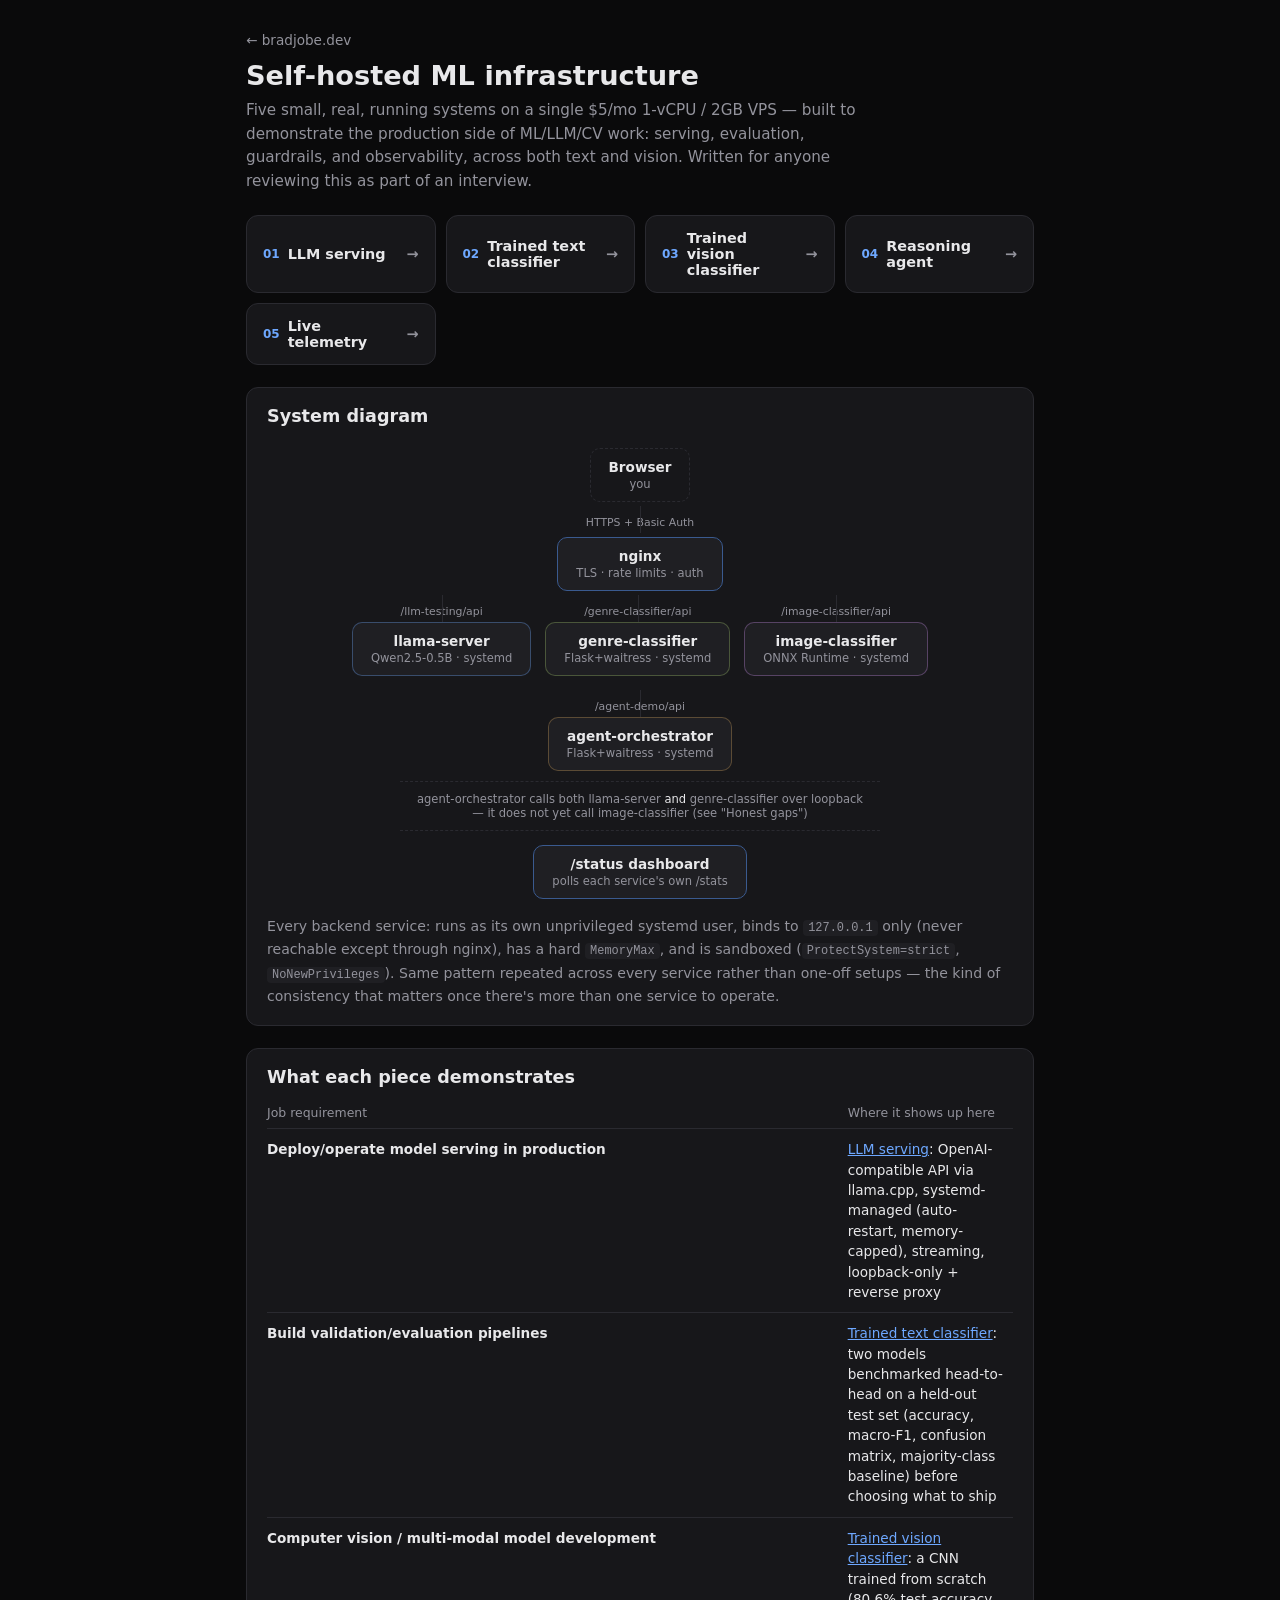
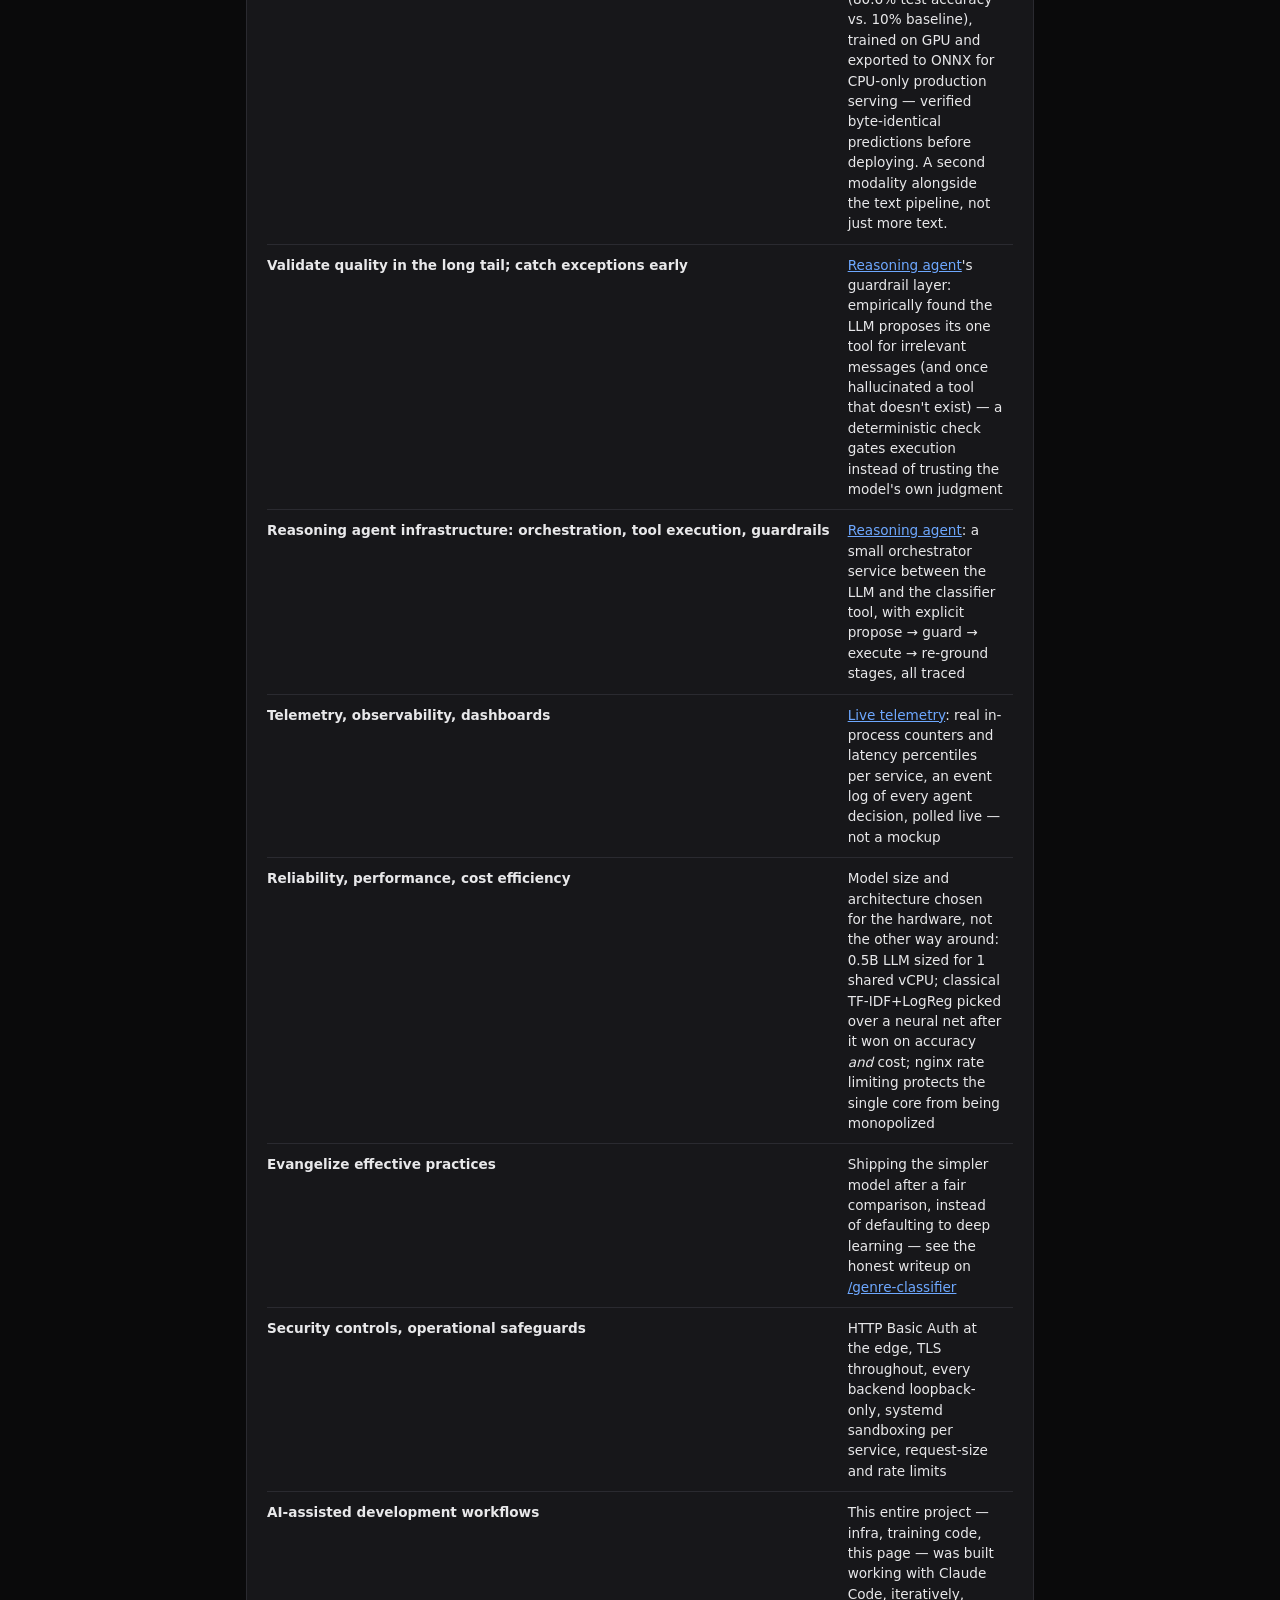
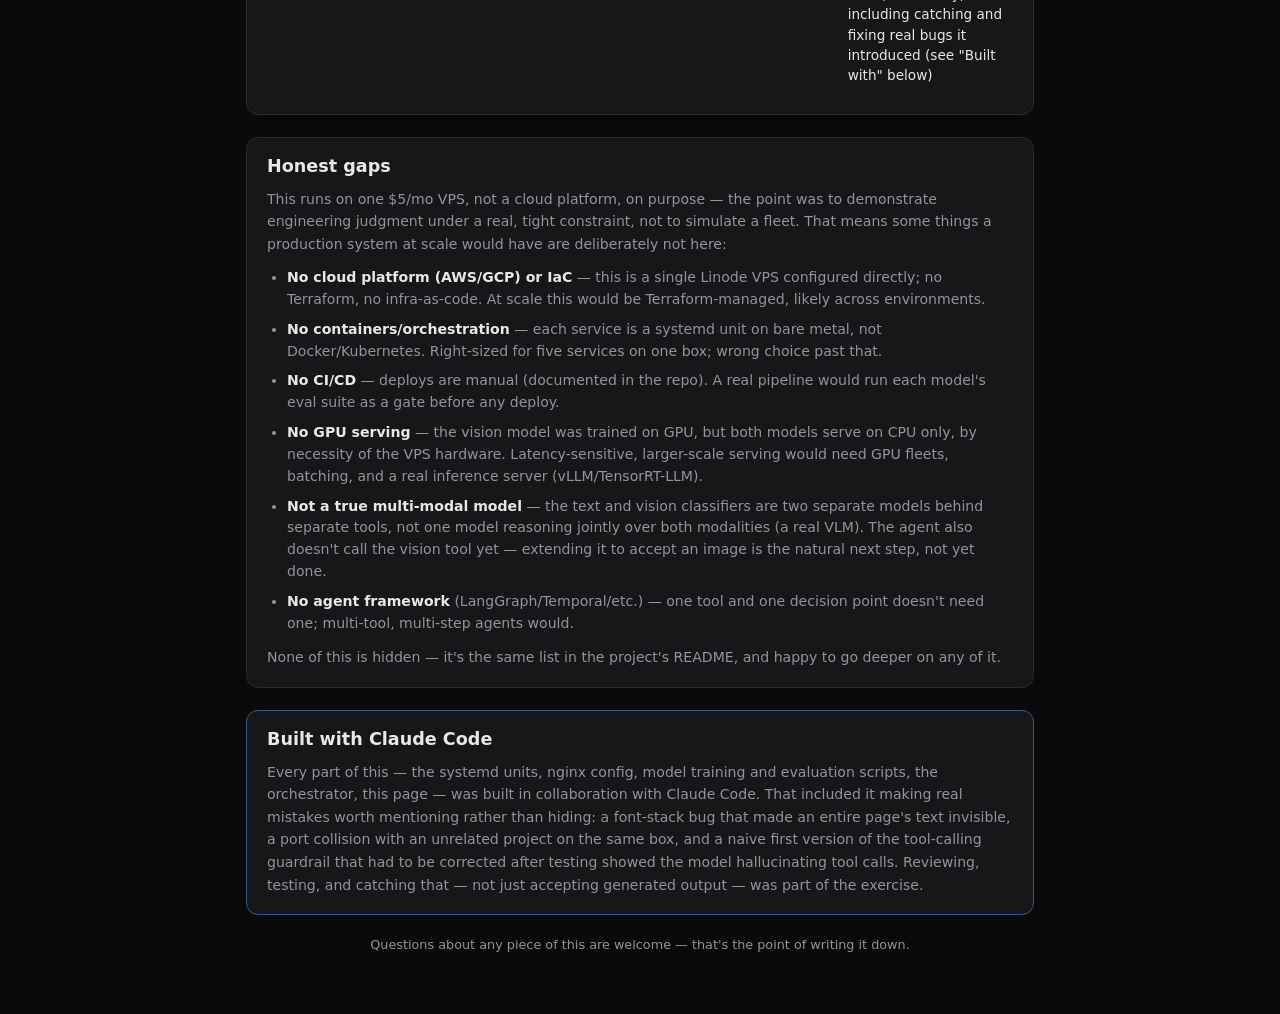
<file: ai-hub/index.html>
<!DOCTYPE html>
<html lang="en">
<head>
<meta charset="utf-8" />
<meta name="viewport" content="width=device-width, initial-scale=1" />
<meta name="theme-color" content="#000000" />
<meta name="description" content="Self-hosted ML infrastructure demos and engineering notes, by Brad Jobe." />
<title>AI Infrastructure Notes — bradjobe.dev</title>
<link rel="shortcut icon" href="/favicon.ico" />
<link rel="stylesheet" href="style.css" />
</head>
<body>
  <div class="page">
    <header class="hero">
      <a class="back" href="/">&larr; bradjobe.dev</a>
      <h1>Self-hosted ML infrastructure</h1>
      <p class="subtitle">
        Five small, real, running systems on a single $5/mo 1-vCPU / 2GB
        VPS — built to demonstrate the production side of ML/LLM/CV work:
        serving, evaluation, guardrails, and observability, across both
        text and vision. Written for anyone reviewing this as part of an
        interview.
      </p>
    </header>

    <nav class="demolinks">
      <a href="/llm-testing/"><span class="n">01</span> LLM serving <span class="arr">&rarr;</span></a>
      <a href="/genre-classifier/"><span class="n">02</span> Trained text classifier <span class="arr">&rarr;</span></a>
      <a href="/image-classifier/"><span class="n">03</span> Trained vision classifier <span class="arr">&rarr;</span></a>
      <a href="/agent-demo/"><span class="n">04</span> Reasoning agent <span class="arr">&rarr;</span></a>
      <a href="/status/"><span class="n">05</span> Live telemetry <span class="arr">&rarr;</span></a>
    </nav>

    <section class="card">
      <h2>System diagram</h2>
      <div class="diagram">
        <div class="col">
          <div class="box user">Browser<br /><span class="sub">you</span></div>
          <div class="arrow-down">HTTPS + Basic Auth</div>
          <div class="box edge">nginx<br /><span class="sub">TLS · rate limits · auth</span></div>
        </div>
        <div class="fanout">
          <div class="branch">
            <div class="arrow-down">/llm-testing/api</div>
            <div class="box svc llm">llama-server<br /><span class="sub">Qwen2.5-0.5B · systemd</span></div>
          </div>
          <div class="branch">
            <div class="arrow-down">/genre-classifier/api</div>
            <div class="box svc genre">genre-classifier<br /><span class="sub">Flask+waitress · systemd</span></div>
          </div>
          <div class="branch">
            <div class="arrow-down">/image-classifier/api</div>
            <div class="box svc image">image-classifier<br /><span class="sub">ONNX Runtime · systemd</span></div>
          </div>
          <div class="branch">
            <div class="arrow-down">/agent-demo/api</div>
            <div class="box svc agent">agent-orchestrator<br /><span class="sub">Flask+waitress · systemd</span></div>
          </div>
        </div>
        <div class="arrow-cross">
          <span>agent-orchestrator calls both llama-server <em>and</em> genre-classifier over loopback — it does not yet call image-classifier (see "Honest gaps")</span>
        </div>
        <div class="col">
          <div class="box telemetry">/status dashboard<br /><span class="sub">polls each service's own /stats</span></div>
        </div>
      </div>
      <p class="explain">
        Every backend service: runs as its own unprivileged systemd user,
        binds to <code>127.0.0.1</code> only (never reachable except through
        nginx), has a hard <code>MemoryMax</code>, and is sandboxed
        (<code>ProtectSystem=strict</code>, <code>NoNewPrivileges</code>).
        Same pattern repeated across every service rather than one-off
        setups — the kind of consistency that matters once there's more
        than one service to operate.
      </p>
    </section>

    <section class="card">
      <h2>What each piece demonstrates</h2>
      <table class="map">
        <thead><tr><th>Job requirement</th><th>Where it shows up here</th></tr></thead>
        <tbody>
          <tr>
            <td>Deploy/operate model serving in production</td>
            <td><a href="/llm-testing/">LLM serving</a>: OpenAI-compatible API via llama.cpp, systemd-managed (auto-restart, memory-capped), streaming, loopback-only + reverse proxy</td>
          </tr>
          <tr>
            <td>Build validation/evaluation pipelines</td>
            <td><a href="/genre-classifier/">Trained text classifier</a>: two models benchmarked head-to-head on a held-out test set (accuracy, macro-F1, confusion matrix, majority-class baseline) before choosing what to ship</td>
          </tr>
          <tr>
            <td>Computer vision / multi-modal model development</td>
            <td><a href="/image-classifier/">Trained vision classifier</a>: a CNN trained from scratch (80.6% test accuracy vs. 10% baseline), trained on GPU and exported to ONNX for CPU-only production serving — verified byte-identical predictions before deploying. A second modality alongside the text pipeline, not just more text.</td>
          </tr>
          <tr>
            <td>Validate quality in the long tail; catch exceptions early</td>
            <td><a href="/agent-demo/">Reasoning agent</a>'s guardrail layer: empirically found the LLM proposes its one tool for irrelevant messages (and once hallucinated a tool that doesn't exist) — a deterministic check gates execution instead of trusting the model's own judgment</td>
          </tr>
          <tr>
            <td>Reasoning agent infrastructure: orchestration, tool execution, guardrails</td>
            <td><a href="/agent-demo/">Reasoning agent</a>: a small orchestrator service between the LLM and the classifier tool, with explicit propose → guard → execute → re-ground stages, all traced</td>
          </tr>
          <tr>
            <td>Telemetry, observability, dashboards</td>
            <td><a href="/status/">Live telemetry</a>: real in-process counters and latency percentiles per service, an event log of every agent decision, polled live — not a mockup</td>
          </tr>
          <tr>
            <td>Reliability, performance, cost efficiency</td>
            <td>Model size and architecture chosen for the hardware, not the other way around: 0.5B LLM sized for 1 shared vCPU; classical TF-IDF+LogReg picked over a neural net after it won on accuracy <em>and</em> cost; nginx rate limiting protects the single core from being monopolized</td>
          </tr>
          <tr>
            <td>Evangelize effective practices</td>
            <td>Shipping the simpler model after a fair comparison, instead of defaulting to deep learning — see the honest writeup on <a href="/genre-classifier/">/genre-classifier</a></td>
          </tr>
          <tr>
            <td>Security controls, operational safeguards</td>
            <td>HTTP Basic Auth at the edge, TLS throughout, every backend loopback-only, systemd sandboxing per service, request-size and rate limits</td>
          </tr>
          <tr>
            <td>AI-assisted development workflows</td>
            <td>This entire project — infra, training code, this page — was built working with Claude Code, iteratively, including catching and fixing real bugs it introduced (see "Built with" below)</td>
          </tr>
        </tbody>
      </table>
    </section>

    <section class="card">
      <h2>Honest gaps</h2>
      <p class="explain">
        This runs on one $5/mo VPS, not a cloud platform, on purpose — the
        point was to demonstrate engineering judgment under a real, tight
        constraint, not to simulate a fleet. That means some things a
        production system at scale would have are deliberately not here:
      </p>
      <ul class="gaps">
        <li><strong>No cloud platform (AWS/GCP) or IaC</strong> — this is a single Linode VPS configured directly; no Terraform, no infra-as-code. At scale this would be Terraform-managed, likely across environments.</li>
        <li><strong>No containers/orchestration</strong> — each service is a systemd unit on bare metal, not Docker/Kubernetes. Right-sized for five services on one box; wrong choice past that.</li>
        <li><strong>No CI/CD</strong> — deploys are manual (documented in the repo). A real pipeline would run each model's eval suite as a gate before any deploy.</li>
        <li><strong>No GPU serving</strong> — the vision model was trained on GPU, but both models serve on CPU only, by necessity of the VPS hardware. Latency-sensitive, larger-scale serving would need GPU fleets, batching, and a real inference server (vLLM/TensorRT-LLM).</li>
        <li><strong>Not a true multi-modal model</strong> — the text and vision classifiers are two separate models behind separate tools, not one model reasoning jointly over both modalities (a real VLM). The agent also doesn't call the vision tool yet — extending it to accept an image is the natural next step, not yet done.</li>
        <li><strong>No agent framework</strong> (LangGraph/Temporal/etc.) — one tool and one decision point doesn't need one; multi-tool, multi-step agents would.</li>
      </ul>
      <p class="explain">
        None of this is hidden — it's the same list in the project's README,
        and happy to go deeper on any of it.
      </p>
    </section>

    <section class="card built-with">
      <h2>Built with Claude Code</h2>
      <p class="explain">
        Every part of this — the systemd units, nginx config, model
        training and evaluation scripts, the orchestrator, this page — was
        built in collaboration with Claude Code. That included it making
        real mistakes worth mentioning rather than hiding: a font-stack bug
        that made an entire page's text invisible, a port collision with an
        unrelated project on the same box, and a naive first version of the
        tool-calling guardrail that had to be corrected after testing
        showed the model hallucinating tool calls. Reviewing, testing, and
        catching that — not just accepting generated output — was part of
        the exercise.
      </p>
    </section>

    <footer class="foot">
      <span>Questions about any piece of this are welcome — that's the point of writing it down.</span>
    </footer>
  </div>
</body>
</html>
</file>
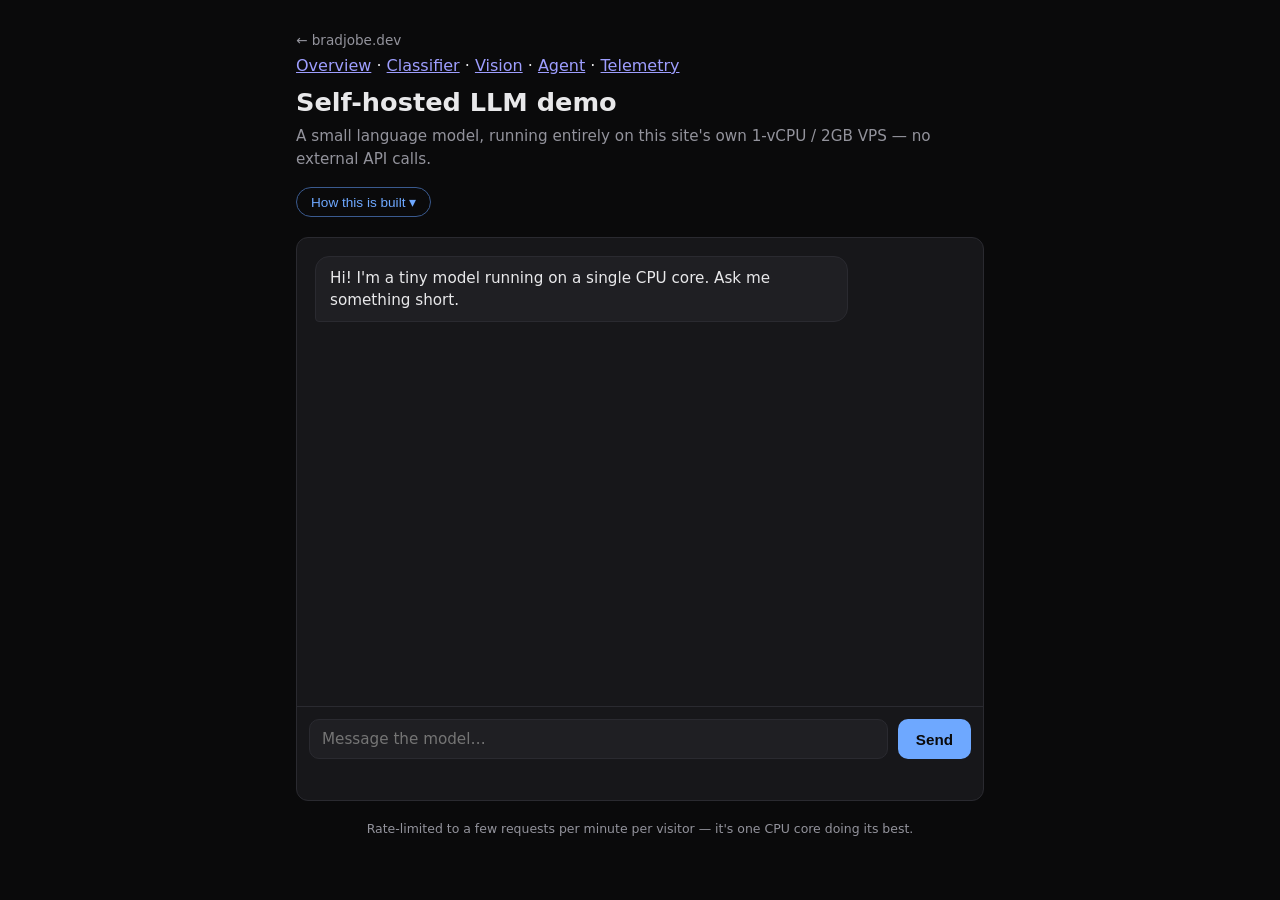
<file: frontend/llm-testing/index.html>
<!DOCTYPE html>
<html lang="en">
<head>
<meta charset="utf-8" />
<meta name="viewport" content="width=device-width, initial-scale=1" />
<meta name="theme-color" content="#000000" />
<meta name="description" content="A small self-hosted LLM demo running on a single-core VPS, by Brad Jobe." />
<title>LLM Testing — bradjobe.dev</title>
<link rel="shortcut icon" href="/favicon.ico" />
<link rel="stylesheet" href="style.css" />
</head>
<body>
  <div class="page">
    <header class="hero">
      <a class="back" href="/">&larr; bradjobe.dev</a>
      <nav class="demonav">
        <a href="/ai/">Overview</a> ·
        <a href="/genre-classifier/">Classifier</a> ·
        <a href="/image-classifier/">Vision</a> ·
        <a href="/agent-demo/">Agent</a> ·
        <a href="/status/">Telemetry</a>
      </nav>
      <h1>Self-hosted LLM demo</h1>
      <p class="subtitle">
        A small language model, running entirely on this site's own
        1-vCPU / 2GB VPS &mdash; no external API calls.
      </p>
      <button class="details-toggle" id="detailsToggle" aria-expanded="false" aria-controls="details">
        How this is built <span class="chev">&#9662;</span>
      </button>
      <div class="details" id="details" hidden>
        <dl>
          <dt>Model</dt>
          <dd>Qwen2.5-0.5B-Instruct, quantized to Q4_K_M GGUF (~470MB)</dd>
          <dt>Serving</dt>
          <dd>llama.cpp's <code>llama-server</code>, OpenAI-compatible API, bound to loopback only</dd>
          <dt>Process management</dt>
          <dd>systemd unit &mdash; auto-restart, memory-capped so it can't affect other sites on this box</dd>
          <dt>Edge</dt>
          <dd>nginx reverse proxy over the site's existing TLS cert, with per-IP rate limiting and request-size caps</dd>
          <dt>Hardware</dt>
          <dd>1 shared vCPU, 2GB RAM &mdash; generation runs on CPU only, so replies are short and can take a few seconds</dd>
        </dl>
      </div>
    </header>

    <main class="chat-card">
      <div class="messages" id="messages" aria-live="polite">
        <div class="msg msg-assistant">
          <div class="bubble">Hi! I'm a tiny model running on a single CPU core. Ask me something short.</div>
        </div>
      </div>

      <form class="composer" id="composer">
        <textarea
          id="input"
          placeholder="Message the model…"
          maxlength="500"
          rows="1"
          autocomplete="off"
        ></textarea>
        <button type="submit" id="sendBtn">Send</button>
      </form>
      <div class="statusline" id="statusline">&nbsp;</div>
    </main>

    <footer class="foot">
      <span>Rate-limited to a few requests per minute per visitor &mdash; it's one CPU core doing its best.</span>
    </footer>
  </div>

  <script src="app.js"></script>
</body>
</html>
</file>
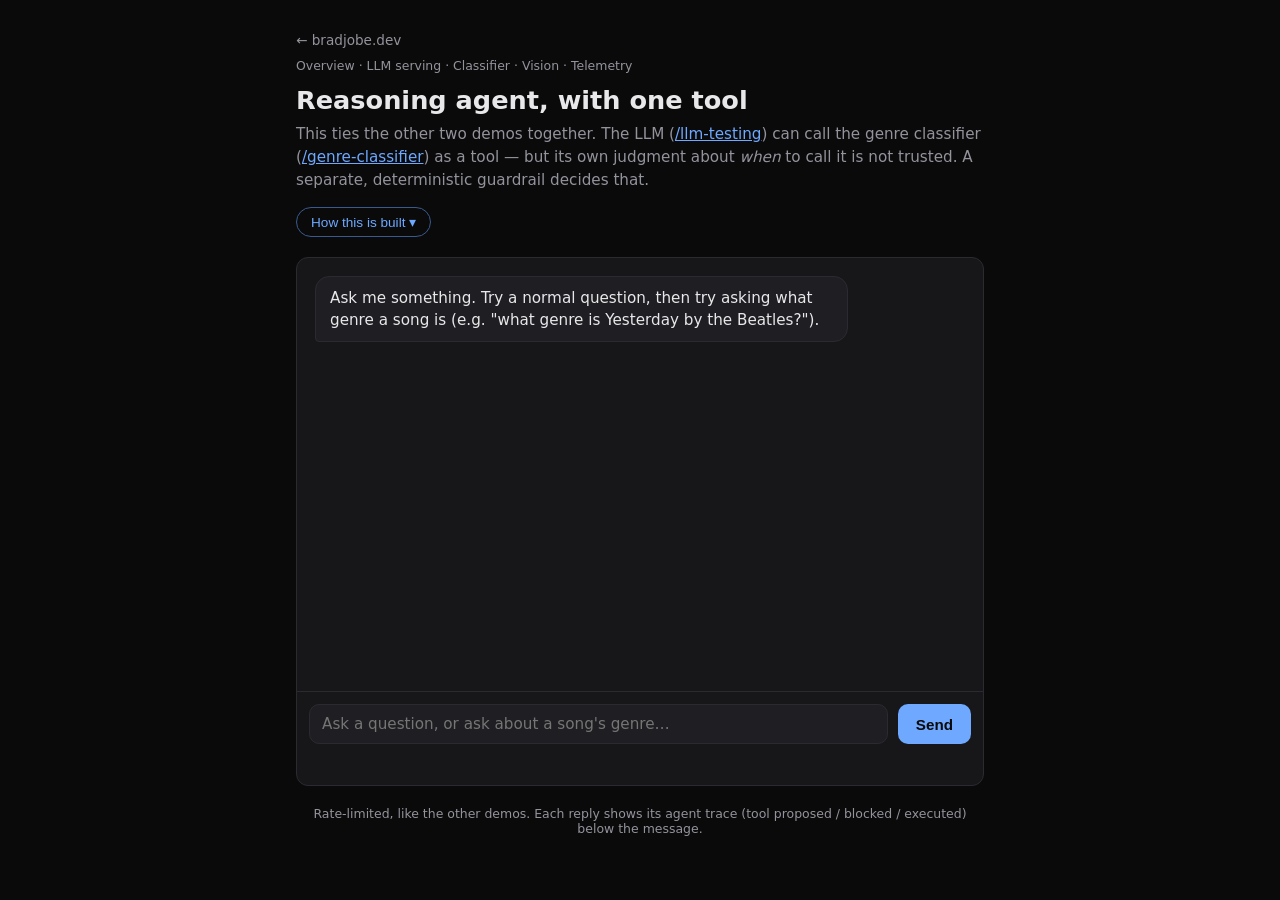
<file: agent-orchestrator/frontend/agent-demo/index.html>
<!DOCTYPE html>
<html lang="en">
<head>
<meta charset="utf-8" />
<meta name="viewport" content="width=device-width, initial-scale=1" />
<meta name="theme-color" content="#000000" />
<meta name="description" content="A small tool-using reasoning agent, self-hosted on bradjobe.dev." />
<title>Agent Demo — bradjobe.dev</title>
<link rel="shortcut icon" href="/favicon.ico" />
<link rel="stylesheet" href="style.css" />
</head>
<body>
  <div class="page">
    <header class="hero">
      <a class="back" href="/">&larr; bradjobe.dev</a>
      <nav class="demonav">
        <a href="/ai/">Overview</a> ·
        <a href="/llm-testing/">LLM serving</a> ·
        <a href="/genre-classifier/">Classifier</a> ·
        <a href="/image-classifier/">Vision</a> ·
        <a href="/status/">Telemetry</a>
      </nav>
      <h1>Reasoning agent, with one tool</h1>
      <p class="subtitle">
        This ties the other two demos together. The LLM
        (<a href="/llm-testing/">/llm-testing</a>) can call the genre
        classifier (<a href="/genre-classifier/">/genre-classifier</a>) as a
        tool &mdash; but its own judgment about <em>when</em> to call it is
        not trusted. A separate, deterministic guardrail decides that.
      </p>
      <button class="details-toggle" id="detailsToggle" aria-expanded="false" aria-controls="details">
        How this is built <span class="chev">&#9662;</span>
      </button>
      <div class="details" id="details" hidden>
        <dl>
          <dt>Orchestration</dt>
          <dd>A small Flask service (<code>agent-orchestrator</code>) sits between the LLM and the tool. It: asks the LLM whether the message needs the tool → checks that decision against a keyword guardrail → executes the tool only if both agree → asks the LLM again to phrase a final answer using the tool's result.</dd>
          <dt>Why a separate guardrail</dt>
          <dd>Tested empirically: this 0.5B model proposed the tool for "hello, how are you?" and "what is the capital of France?", and once invented an entirely different, unrequested tool. A tiny model's own judgment about tool relevance is not reliable enough to trust directly &mdash; see the live trigger-precision number below.</dd>
          <dt>Failure handling</dt>
          <dd>Every non-tool path (off-topic guardrail block, hallucinated/malformed tool call, tool-execution error) falls back to a normal conversational answer &mdash; the raw model output is never shown to the user directly.</dd>
          <dt>Observability</dt>
          <dd>Every request's outcome (proposed / blocked / malformed / executed) is counted and exposed at <a href="/status/">/status</a>, including the live tool-trigger precision.</dd>
        </dl>
      </div>
    </header>

    <main class="chat-card">
      <div class="messages" id="messages" aria-live="polite">
        <div class="msg msg-assistant">
          <div class="bubble">Ask me something. Try a normal question, then try asking what genre a song is (e.g. "what genre is Yesterday by the Beatles?").</div>
        </div>
      </div>

      <form class="composer" id="composer">
        <textarea id="input" placeholder="Ask a question, or ask about a song's genre…" maxlength="300" rows="1" autocomplete="off"></textarea>
        <button type="submit" id="sendBtn">Send</button>
      </form>
      <div class="statusline" id="statusline">&nbsp;</div>
    </main>

    <footer class="foot">
      <span>Rate-limited, like the other demos. Each reply shows its agent trace (tool proposed / blocked / executed) below the message.</span>
    </footer>
  </div>

  <script src="app.js"></script>
</body>
</html>
</file>
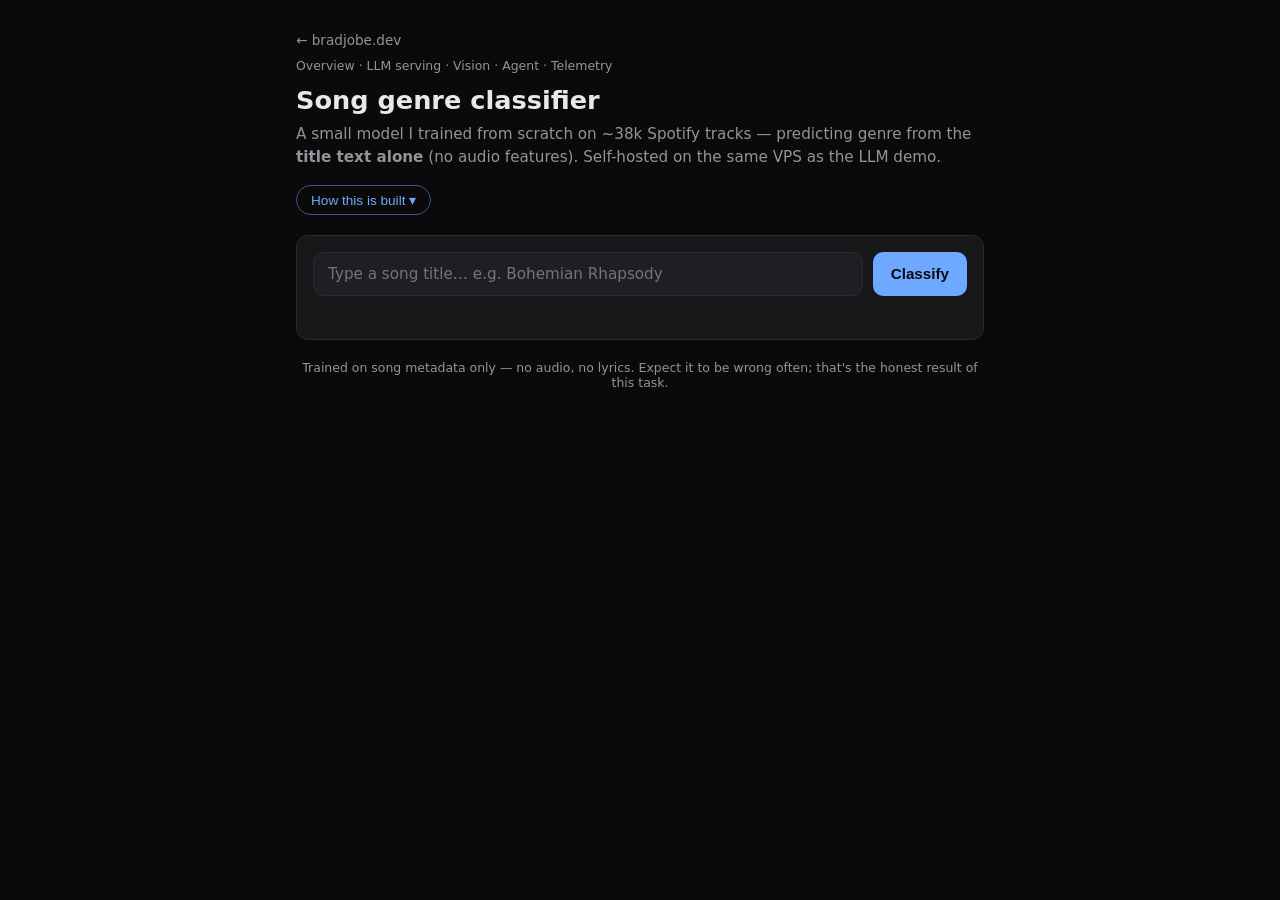
<file: genre-classifier/frontend/genre-classifier/index.html>
<!DOCTYPE html>
<html lang="en">
<head>
<meta charset="utf-8" />
<meta name="viewport" content="width=device-width, initial-scale=1" />
<meta name="theme-color" content="#000000" />
<meta name="description" content="A custom-trained song-genre classifier, self-hosted on bradjobe.dev." />
<title>Genre Classifier — bradjobe.dev</title>
<link rel="shortcut icon" href="/favicon.ico" />
<link rel="stylesheet" href="style.css" />
</head>
<body>
  <div class="page">
    <header class="hero">
      <a class="back" href="/">&larr; bradjobe.dev</a>
      <nav class="demonav">
        <a href="/ai/">Overview</a> ·
        <a href="/llm-testing/">LLM serving</a> ·
        <a href="/image-classifier/">Vision</a> ·
        <a href="/agent-demo/">Agent</a> ·
        <a href="/status/">Telemetry</a>
      </nav>
      <h1>Song genre classifier</h1>
      <p class="subtitle">
        A small model I trained from scratch on ~38k Spotify tracks &mdash;
        predicting genre from the <strong>title text alone</strong> (no
        audio features). Self-hosted on the same VPS as the LLM demo.
      </p>
      <button class="details-toggle" id="detailsToggle" aria-expanded="false" aria-controls="details">
        How this is built <span class="chev">&#9662;</span>
      </button>
      <div class="details" id="details" hidden>
        <dl>
          <dt>Task</dt>
          <dd>11-class genre classification from song title text only &mdash; a deliberately weak-signal problem (titles rarely encode genre)</dd>
          <dt>Data</dt>
          <dd>Spotify Tracks Dataset (114k rows, 114 raw tags), collapsed into 11 broad genres and deduplicated to remove cross-genre label noise &rarr; ~38k clean examples</dd>
          <dt>Models compared</dt>
          <dd>A from-scratch PyTorch embedding+MLP classifier vs. TF-IDF (char n-grams) + Logistic Regression</dd>
          <dt>Result</dt>
          <dd>The classical model won: <strong>41% test accuracy</strong> / 0.38 macro-F1, vs 36% for the neural net &mdash; and vs a 12% majority-class baseline. Shipped the simpler, better, cheaper model.</dd>
          <dt>Serving</dt>
          <dd>Flask + waitress (WSGI), systemd-managed, memory-capped, loopback-only, behind nginx with rate limiting</dd>
        </dl>
      </div>
    </header>

    <main class="card">
      <form class="composer" id="composer">
        <input
          id="input"
          type="text"
          placeholder="Type a song title… e.g. Bohemian Rhapsody"
          maxlength="200"
          autocomplete="off"
        />
        <button type="submit" id="sendBtn">Classify</button>
      </form>
      <div class="statusline" id="statusline">&nbsp;</div>
      <div id="result" class="result" hidden>
        <div class="top-pick">
          <span class="top-genre" id="topGenre"></span>
          <span class="top-conf" id="topConf"></span>
        </div>
        <div class="bars" id="bars"></div>
      </div>
    </main>

    <footer class="foot">
      <span>Trained on song metadata only — no audio, no lyrics. Expect it to be wrong often; that's the honest result of this task.</span>
    </footer>
  </div>

  <script src="app.js"></script>
</body>
</html>
</file>
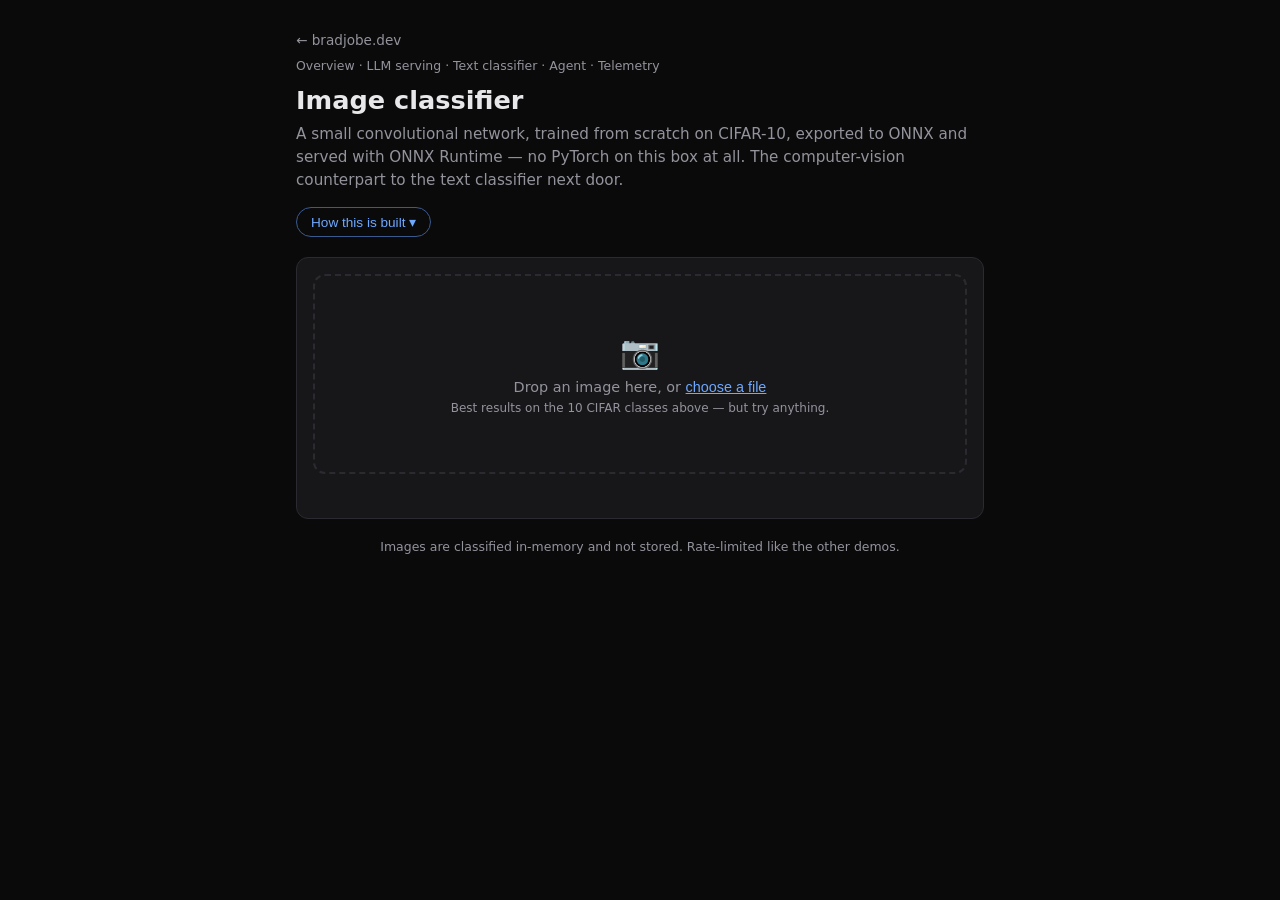
<file: image-classifier/frontend/image-classifier/index.html>
<!DOCTYPE html>
<html lang="en">
<head>
<meta charset="utf-8" />
<meta name="viewport" content="width=device-width, initial-scale=1" />
<meta name="theme-color" content="#000000" />
<meta name="description" content="A CNN trained from scratch and exported to ONNX, self-hosted on bradjobe.dev." />
<title>Image Classifier — bradjobe.dev</title>
<link rel="shortcut icon" href="/favicon.ico" />
<link rel="stylesheet" href="style.css" />
</head>
<body>
  <div class="page">
    <header class="hero">
      <a class="back" href="/">&larr; bradjobe.dev</a>
      <nav class="demonav">
        <a href="/ai/">Overview</a> ·
        <a href="/llm-testing/">LLM serving</a> ·
        <a href="/genre-classifier/">Text classifier</a> ·
        <a href="/agent-demo/">Agent</a> ·
        <a href="/status/">Telemetry</a>
      </nav>
      <h1>Image classifier</h1>
      <p class="subtitle">
        A small convolutional network, trained from scratch on CIFAR-10,
        exported to ONNX and served with ONNX Runtime &mdash; no PyTorch on
        this box at all. The computer-vision counterpart to the text
        classifier next door.
      </p>
      <button class="details-toggle" id="detailsToggle" aria-expanded="false" aria-controls="details">
        How this is built <span class="chev">&#9662;</span>
      </button>
      <div class="details" id="details" hidden>
        <dl>
          <dt>Task</dt>
          <dd>10-class image classification (CIFAR-10: airplane, automobile, bird, cat, deer, dog, frog, horse, ship, truck), 32×32 RGB input</dd>
          <dt>Model</dt>
          <dd>A small custom CNN (3 conv blocks + 2 FC layers, ~1M params), trained from scratch for 15 epochs with data augmentation</dd>
          <dt>Result</dt>
          <dd><strong>80.6% test accuracy</strong> vs. a 10% majority-class baseline (full per-class report + confusion matrix in the repo)</dd>
          <dt>Train vs. serve split</dt>
          <dd>Trained with PyTorch on a GPU (workstation, not this VPS), then exported to ONNX and verified to produce byte-identical predictions before deploying &mdash; this box runs ONNX Runtime only, ~50MB memory, no GPU and no PyTorch needed for inference</dd>
          <dt>Out-of-distribution behavior</dt>
          <dd>Upload something that isn't one of the 10 classes (a face, a landscape) and watch the confidence scores &mdash; it doesn't confidently misclassify, the top score usually drops well below 50%</dd>
        </dl>
      </div>
    </header>

    <main class="card">
      <div class="dropzone" id="dropzone">
        <input type="file" id="fileInput" accept="image/*" hidden />
        <div class="dz-content">
          <div class="dz-icon">📷</div>
          <div>Drop an image here, or <button type="button" id="browseBtn" class="linklike">choose a file</button></div>
          <div class="dz-hint">Best results on the 10 CIFAR classes above — but try anything.</div>
        </div>
        <img id="preview" hidden />
      </div>
      <div class="statusline" id="statusline">&nbsp;</div>
      <div id="result" class="result" hidden>
        <div class="top-pick">
          <span class="top-genre" id="topLabel"></span>
          <span class="top-conf" id="topConf"></span>
        </div>
        <div class="bars" id="bars"></div>
      </div>
    </main>

    <footer class="foot">
      <span>Images are classified in-memory and not stored. Rate-limited like the other demos.</span>
    </footer>
  </div>

  <script src="app.js"></script>
</body>
</html>
</file>
<file: ai-hub/style.css>
:root {
  color-scheme: dark;
  --bg: #0a0a0b;
  --panel: #17171a;
  --panel-2: #1f1f23;
  --border: #2a2a30;
  --text: #e8e8ea;
  --muted: #93939c;
  --accent: #6ea8ff;
  --accent-dim: #3a5a8f;
  --danger: #ff6e6e;
  --radius: 12px;
  font-family: system-ui, -apple-system, BlinkMacSystemFont, "Segoe UI", Roboto, Arial, sans-serif;
}

* { box-sizing: border-box; }
html, body { margin: 0; padding: 0; background: var(--bg); color: var(--text); }

.page {
  max-width: 820px;
  margin: 0 auto;
  padding: 32px 16px 64px;
  display: flex;
  flex-direction: column;
  gap: 22px;
}

.hero { display: flex; flex-direction: column; gap: 8px; }
.back { color: var(--muted); text-decoration: none; font-size: 0.85rem; width: fit-content; }
.back:hover { color: var(--text); }
.hero h1 { margin: 4px 0 0; font-size: 1.7rem; }
.subtitle { margin: 0; color: var(--muted); line-height: 1.55; font-size: 0.95rem; max-width: 640px; }

.demolinks {
  display: grid;
  grid-template-columns: repeat(auto-fit, minmax(160px, 1fr));
  gap: 10px;
}
.demolinks a {
  display: flex;
  align-items: center;
  gap: 8px;
  background: var(--panel);
  border: 1px solid var(--border);
  border-radius: var(--radius);
  padding: 14px 16px;
  color: var(--text);
  text-decoration: none;
  font-size: 0.9rem;
  font-weight: 600;
  transition: border-color 0.15s ease;
}
.demolinks a:hover { border-color: var(--accent-dim); }
.demolinks .n { color: var(--accent); font-size: 0.75rem; font-weight: 700; }
.demolinks .arr { margin-left: auto; color: var(--muted); }

.card {
  background: var(--panel);
  border: 1px solid var(--border);
  border-radius: var(--radius);
  padding: 18px 20px;
  display: flex;
  flex-direction: column;
  gap: 12px;
}
.card h2 { margin: 0; font-size: 1.1rem; }
.explain { margin: 0; font-size: 0.88rem; color: var(--muted); line-height: 1.6; }
.explain a, table.map a { color: var(--accent); }
.explain code { background: var(--panel-2); padding: 1px 5px; border-radius: 4px; font-size: 0.85em; }

/* --- diagram --- */
.diagram {
  display: flex;
  flex-direction: column;
  align-items: center;
  gap: 4px;
  padding: 10px 0 4px;
}
.col { display: flex; flex-direction: column; align-items: center; gap: 4px; }
.box {
  border: 1px solid var(--border);
  border-radius: 10px;
  padding: 10px 18px;
  text-align: center;
  font-size: 0.85rem;
  font-weight: 600;
  background: var(--panel-2);
}
.box .sub { display: block; font-weight: 400; color: var(--muted); font-size: 0.72rem; margin-top: 2px; }
.box.user { background: transparent; border-style: dashed; }
.box.edge { border-color: var(--accent-dim); }
.box.svc.llm { border-color: #6ea8ff55; }
.box.svc.genre { border-color: #9fc46a55; }
.box.svc.image { border-color: #c58ae655; }
.box.svc.agent { border-color: #d3a15a55; }
.box.telemetry { border-color: var(--accent-dim); margin-top: 4px; }

.arrow-down {
  font-size: 0.68rem;
  color: var(--muted);
  position: relative;
  padding: 10px 0 4px;
}
.arrow-down::before {
  content: "";
  position: absolute;
  top: 0;
  left: 50%;
  width: 1px;
  height: 100%;
  background: var(--border);
}

.fanout {
  display: flex;
  gap: 14px;
  flex-wrap: wrap;
  justify-content: center;
  width: 100%;
}
.branch { display: flex; flex-direction: column; align-items: center; }

.arrow-cross {
  max-width: 480px;
  text-align: center;
  font-size: 0.72rem;
  color: var(--muted);
  padding: 10px 12px;
  border-top: 1px dashed var(--border);
  border-bottom: 1px dashed var(--border);
  margin: 6px 0;
}
.arrow-cross em { color: var(--text); font-style: normal; }

table.map { width: 100%; border-collapse: collapse; font-size: 0.85rem; }
table.map th { text-align: left; color: var(--muted); font-weight: 500; font-size: 0.78rem; padding: 6px 10px 8px 0; border-bottom: 1px solid var(--border); }
table.map td { padding: 10px 10px 10px 0; border-bottom: 1px solid var(--border); vertical-align: top; line-height: 1.5; }
table.map tr:last-child td { border-bottom: none; }
table.map td:first-child { font-weight: 600; white-space: nowrap; padding-right: 18px; }

ul.gaps { margin: 0; padding-left: 20px; display: flex; flex-direction: column; gap: 8px; }
ul.gaps li { font-size: 0.88rem; color: var(--muted); line-height: 1.55; }
ul.gaps li strong { color: var(--text); }

.built-with { border-color: var(--accent-dim); }

.foot { text-align: center; color: var(--muted); font-size: 0.8rem; }
</file>
<file: frontend/llm-testing/style.css>
:root {
  color-scheme: dark;
  --bg: #0a0a0b;
  --panel: #17171a;
  --panel-2: #1f1f23;
  --border: #2a2a30;
  --text: #e8e8ea;
  --muted: #93939c;
  --accent: #6ea8ff;
  --accent-dim: #3a5a8f;
  --danger: #ff6e6e;
  --radius: 12px;
  font-family: system-ui, -apple-system, BlinkMacSystemFont, "Segoe UI", Roboto, Arial, sans-serif;
}

* { box-sizing: border-box; }

html, body {
  margin: 0;
  padding: 0;
  background: var(--bg);
  color: var(--text);
}

.page {
  max-width: 720px;
  margin: 0 auto;
  padding: 32px 16px 64px;
  display: flex;
  flex-direction: column;
  gap: 20px;
  min-height: 100vh;
}

.hero {
  display: flex;
  flex-direction: column;
  gap: 8px;
}

.back {
  color: var(--muted);
  text-decoration: none;
  font-size: 0.85rem;
  width: fit-content;
}
.back:hover { color: var(--text); }

.hero h1 {
  margin: 4px 0 0;
  font-size: 1.6rem;
}

.subtitle {
  margin: 0;
  color: var(--muted);
  line-height: 1.5;
  font-size: 0.95rem;
}

.details-toggle {
  margin-top: 8px;
  align-self: flex-start;
  background: transparent;
  color: var(--accent);
  border: 1px solid var(--accent-dim);
  border-radius: 999px;
  padding: 6px 14px;
  font-size: 0.85rem;
  cursor: pointer;
}
.details-toggle:hover { background: rgba(110, 168, 255, 0.08); }
.details-toggle .chev { display: inline-block; transition: transform 0.15s ease; }
.details-toggle[aria-expanded="true"] .chev { transform: rotate(180deg); }

.details {
  background: var(--panel);
  border: 1px solid var(--border);
  border-radius: var(--radius);
  padding: 16px 18px;
}
.details dl {
  margin: 0;
  display: grid;
  grid-template-columns: max-content 1fr;
  gap: 6px 16px;
}
.details dt {
  color: var(--muted);
  font-size: 0.8rem;
  white-space: nowrap;
}
.details dd {
  margin: 0;
  font-size: 0.85rem;
  line-height: 1.4;
}
.details code {
  background: var(--panel-2);
  padding: 1px 5px;
  border-radius: 4px;
  font-size: 0.82em;
}

.chat-card {
  flex: 1;
  display: flex;
  flex-direction: column;
  background: var(--panel);
  border: 1px solid var(--border);
  border-radius: var(--radius);
  overflow: hidden;
  min-height: 420px;
}

.messages {
  flex: 1;
  overflow-y: auto;
  padding: 18px;
  display: flex;
  flex-direction: column;
  gap: 12px;
}

.msg { display: flex; }
.msg-user { justify-content: flex-end; }
.msg-assistant { justify-content: flex-start; }

.bubble {
  max-width: 82%;
  padding: 10px 14px;
  border-radius: 14px;
  line-height: 1.45;
  font-size: 0.95rem;
  white-space: pre-wrap;
  word-wrap: break-word;
}

.msg-assistant .bubble {
  background: var(--panel-2);
  border: 1px solid var(--border);
  border-bottom-left-radius: 4px;
}

.msg-user .bubble {
  background: var(--accent-dim);
  color: #eef4ff;
  border-bottom-right-radius: 4px;
}

.bubble.error {
  background: rgba(255, 110, 110, 0.1);
  border: 1px solid rgba(255, 110, 110, 0.4);
  color: var(--danger);
}

.bubble.pending::after {
  content: "▍";
  animation: blink 1s step-start infinite;
  color: var(--muted);
}
@keyframes blink { 50% { opacity: 0; } }

.composer {
  display: flex;
  gap: 10px;
  padding: 12px;
  border-top: 1px solid var(--border);
}

.composer textarea {
  flex: 1;
  resize: none;
  background: var(--panel-2);
  border: 1px solid var(--border);
  border-radius: 10px;
  color: var(--text);
  padding: 10px 12px;
  font-size: 0.95rem;
  font-family: inherit;
  max-height: 140px;
}
.composer textarea:focus { outline: 1px solid var(--accent); }

.composer button {
  background: var(--accent);
  color: #0a0a0b;
  border: none;
  border-radius: 10px;
  padding: 0 18px;
  font-weight: 600;
  cursor: pointer;
  font-size: 0.95rem;
}
.composer button:disabled {
  background: var(--panel-2);
  color: var(--muted);
  cursor: not-allowed;
}

.statusline {
  padding: 4px 14px 10px;
  font-size: 0.78rem;
  color: var(--muted);
  min-height: 1.4em;
}

.foot {
  text-align: center;
  color: var(--muted);
  font-size: 0.78rem;
}

@media (prefers-color-scheme: light) {
  /* This page intentionally commits to a single dark look. */
}
</file>
<file: agent-orchestrator/frontend/agent-demo/style.css>
:root {
  color-scheme: dark;
  --bg: #0a0a0b;
  --panel: #17171a;
  --panel-2: #1f1f23;
  --border: #2a2a30;
  --text: #e8e8ea;
  --muted: #93939c;
  --accent: #6ea8ff;
  --accent-dim: #3a5a8f;
  --danger: #ff6e6e;
  --radius: 12px;
  font-family: system-ui, -apple-system, BlinkMacSystemFont, "Segoe UI", Roboto, Arial, sans-serif;
}

* { box-sizing: border-box; }

html, body {
  margin: 0;
  padding: 0;
  background: var(--bg);
  color: var(--text);
}

.page {
  max-width: 720px;
  margin: 0 auto;
  padding: 32px 16px 64px;
  display: flex;
  flex-direction: column;
  gap: 20px;
  min-height: 100vh;
}

.hero {
  display: flex;
  flex-direction: column;
  gap: 8px;
}

.back {
  color: var(--muted);
  text-decoration: none;
  font-size: 0.85rem;
  width: fit-content;
}
.back:hover { color: var(--text); }

.hero h1 {
  margin: 4px 0 0;
  font-size: 1.6rem;
}

.subtitle {
  margin: 0;
  color: var(--muted);
  line-height: 1.5;
  font-size: 0.95rem;
}

.details-toggle {
  margin-top: 8px;
  align-self: flex-start;
  background: transparent;
  color: var(--accent);
  border: 1px solid var(--accent-dim);
  border-radius: 999px;
  padding: 6px 14px;
  font-size: 0.85rem;
  cursor: pointer;
}
.details-toggle:hover { background: rgba(110, 168, 255, 0.08); }
.details-toggle .chev { display: inline-block; transition: transform 0.15s ease; }
.details-toggle[aria-expanded="true"] .chev { transform: rotate(180deg); }

.details {
  background: var(--panel);
  border: 1px solid var(--border);
  border-radius: var(--radius);
  padding: 16px 18px;
}
.details dl {
  margin: 0;
  display: grid;
  grid-template-columns: max-content 1fr;
  gap: 6px 16px;
}
.details dt {
  color: var(--muted);
  font-size: 0.8rem;
  white-space: nowrap;
}
.details dd {
  margin: 0;
  font-size: 0.85rem;
  line-height: 1.4;
}
.details code {
  background: var(--panel-2);
  padding: 1px 5px;
  border-radius: 4px;
  font-size: 0.82em;
}

.chat-card {
  flex: 1;
  display: flex;
  flex-direction: column;
  background: var(--panel);
  border: 1px solid var(--border);
  border-radius: var(--radius);
  overflow: hidden;
  min-height: 420px;
}

.messages {
  flex: 1;
  overflow-y: auto;
  padding: 18px;
  display: flex;
  flex-direction: column;
  gap: 12px;
}

.msg { display: flex; }
.msg-user { justify-content: flex-end; }
.msg-assistant { justify-content: flex-start; }

.bubble {
  max-width: 82%;
  padding: 10px 14px;
  border-radius: 14px;
  line-height: 1.45;
  font-size: 0.95rem;
  white-space: pre-wrap;
  word-wrap: break-word;
}

.msg-assistant .bubble {
  background: var(--panel-2);
  border: 1px solid var(--border);
  border-bottom-left-radius: 4px;
}

.msg-user .bubble {
  background: var(--accent-dim);
  color: #eef4ff;
  border-bottom-right-radius: 4px;
}

.bubble.error {
  background: rgba(255, 110, 110, 0.1);
  border: 1px solid rgba(255, 110, 110, 0.4);
  color: var(--danger);
}

.bubble.pending::after {
  content: "▍";
  animation: blink 1s step-start infinite;
  color: var(--muted);
}
@keyframes blink { 50% { opacity: 0; } }

.composer {
  display: flex;
  gap: 10px;
  padding: 12px;
  border-top: 1px solid var(--border);
}

.composer textarea {
  flex: 1;
  resize: none;
  background: var(--panel-2);
  border: 1px solid var(--border);
  border-radius: 10px;
  color: var(--text);
  padding: 10px 12px;
  font-size: 0.95rem;
  font-family: inherit;
  max-height: 140px;
}
.composer textarea:focus { outline: 1px solid var(--accent); }

.composer button {
  background: var(--accent);
  color: #0a0a0b;
  border: none;
  border-radius: 10px;
  padding: 0 18px;
  font-weight: 600;
  cursor: pointer;
  font-size: 0.95rem;
}
.composer button:disabled {
  background: var(--panel-2);
  color: var(--muted);
  cursor: not-allowed;
}

.statusline {
  padding: 4px 14px 10px;
  font-size: 0.78rem;
  color: var(--muted);
  min-height: 1.4em;
}

.foot {
  text-align: center;
  color: var(--muted);
  font-size: 0.78rem;
}

.subtitle a { color: var(--accent); }

.trace {
  margin-top: 6px;
  font-size: 0.75rem;
  color: var(--muted);
  border-top: 1px dashed var(--border);
  padding-top: 6px;
}
.trace .tag {
  display: inline-block;
  padding: 1px 8px;
  border-radius: 999px;
  font-size: 0.7rem;
  font-weight: 600;
  margin-right: 6px;
}
.trace .tag.executed { background: rgba(110, 168, 255, 0.18); color: var(--accent); }
.trace .tag.blocked { background: rgba(255, 180, 80, 0.15); color: #ffb450; }
.trace .tag.malformed { background: rgba(255, 110, 110, 0.15); color: var(--danger); }
.trace .tag.none { background: var(--panel-2); color: var(--muted); }

@media (prefers-color-scheme: light) {
  /* This page intentionally commits to a single dark look. */
}

.demonav { font-size: 0.78rem; color: var(--muted); margin: 2px 0 0; }
.demonav a { color: var(--muted); text-decoration: none; }
.demonav a:hover { color: var(--accent); }
</file>
<file: genre-classifier/frontend/genre-classifier/style.css>
:root {
  color-scheme: dark;
  --bg: #0a0a0b;
  --panel: #17171a;
  --panel-2: #1f1f23;
  --border: #2a2a30;
  --text: #e8e8ea;
  --muted: #93939c;
  --accent: #6ea8ff;
  --accent-dim: #3a5a8f;
  --danger: #ff6e6e;
  --radius: 12px;
  font-family: system-ui, -apple-system, BlinkMacSystemFont, "Segoe UI", Roboto, Arial, sans-serif;
}

* { box-sizing: border-box; }

html, body {
  margin: 0;
  padding: 0;
  background: var(--bg);
  color: var(--text);
}

.page {
  max-width: 720px;
  margin: 0 auto;
  padding: 32px 16px 64px;
  display: flex;
  flex-direction: column;
  gap: 20px;
  min-height: 100vh;
}

.hero { display: flex; flex-direction: column; gap: 8px; }

.back { color: var(--muted); text-decoration: none; font-size: 0.85rem; width: fit-content; }
.back:hover { color: var(--text); }

.hero h1 { margin: 4px 0 0; font-size: 1.6rem; }

.subtitle { margin: 0; color: var(--muted); line-height: 1.5; font-size: 0.95rem; }

.details-toggle {
  margin-top: 8px;
  align-self: flex-start;
  background: transparent;
  color: var(--accent);
  border: 1px solid var(--accent-dim);
  border-radius: 999px;
  padding: 6px 14px;
  font-size: 0.85rem;
  cursor: pointer;
}
.details-toggle:hover { background: rgba(110, 168, 255, 0.08); }
.details-toggle .chev { display: inline-block; transition: transform 0.15s ease; }
.details-toggle[aria-expanded="true"] .chev { transform: rotate(180deg); }

.details {
  background: var(--panel);
  border: 1px solid var(--border);
  border-radius: var(--radius);
  padding: 16px 18px;
}
.details dl { margin: 0; display: grid; grid-template-columns: max-content 1fr; gap: 6px 16px; }
.details dt { color: var(--muted); font-size: 0.8rem; white-space: nowrap; }
.details dd { margin: 0; font-size: 0.85rem; line-height: 1.4; }

.card {
  background: var(--panel);
  border: 1px solid var(--border);
  border-radius: var(--radius);
  padding: 16px;
  display: flex;
  flex-direction: column;
  gap: 10px;
}

.composer { display: flex; gap: 10px; }

.composer input {
  flex: 1;
  background: var(--panel-2);
  border: 1px solid var(--border);
  border-radius: 10px;
  color: var(--text);
  padding: 12px 14px;
  font-size: 0.95rem;
  font-family: inherit;
}
.composer input:focus { outline: 1px solid var(--accent); }

.composer button {
  background: var(--accent);
  color: #0a0a0b;
  border: none;
  border-radius: 10px;
  padding: 0 18px;
  font-weight: 600;
  cursor: pointer;
  font-size: 0.95rem;
}
.composer button:disabled { background: var(--panel-2); color: var(--muted); cursor: not-allowed; }

.statusline { font-size: 0.78rem; color: var(--muted); min-height: 1.4em; }

.result[hidden] { display: none; }

.top-pick {
  display: flex;
  align-items: baseline;
  gap: 10px;
  padding: 4px 0 8px;
  border-bottom: 1px solid var(--border);
  margin-bottom: 8px;
}
.top-genre { font-size: 1.3rem; font-weight: 700; }
.top-conf { color: var(--muted); font-size: 0.85rem; }

.bars { display: flex; flex-direction: column; gap: 8px; }

.bar-row { display: grid; grid-template-columns: 130px 1fr 46px; align-items: center; gap: 10px; }
.bar-label { font-size: 0.82rem; color: var(--muted); }
.bar-track {
  background: var(--panel-2);
  border-radius: 999px;
  height: 8px;
  overflow: hidden;
}
.bar-fill { height: 100%; background: var(--accent); border-radius: 999px; }
.bar-row:first-child .bar-fill { background: #9fc4ff; }
.bar-pct { font-size: 0.78rem; color: var(--muted); text-align: right; }

.foot { text-align: center; color: var(--muted); font-size: 0.78rem; }

.error-msg {
  color: var(--danger);
  background: rgba(255, 110, 110, 0.1);
  border: 1px solid rgba(255, 110, 110, 0.4);
  border-radius: 10px;
  padding: 10px 14px;
  font-size: 0.9rem;
}

.demonav { font-size: 0.78rem; color: var(--muted); margin: 2px 0 0; }
.demonav a { color: var(--muted); text-decoration: none; }
.demonav a:hover { color: var(--accent); }
</file>
<file: image-classifier/frontend/image-classifier/style.css>
:root {
  color-scheme: dark;
  --bg: #0a0a0b;
  --panel: #17171a;
  --panel-2: #1f1f23;
  --border: #2a2a30;
  --text: #e8e8ea;
  --muted: #93939c;
  --accent: #6ea8ff;
  --accent-dim: #3a5a8f;
  --danger: #ff6e6e;
  --radius: 12px;
  font-family: system-ui, -apple-system, BlinkMacSystemFont, "Segoe UI", Roboto, Arial, sans-serif;
}

* { box-sizing: border-box; }

html, body {
  margin: 0;
  padding: 0;
  background: var(--bg);
  color: var(--text);
}

.page {
  max-width: 720px;
  margin: 0 auto;
  padding: 32px 16px 64px;
  display: flex;
  flex-direction: column;
  gap: 20px;
  min-height: 100vh;
}

.hero { display: flex; flex-direction: column; gap: 8px; }

.back { color: var(--muted); text-decoration: none; font-size: 0.85rem; width: fit-content; }
.back:hover { color: var(--text); }

.hero h1 { margin: 4px 0 0; font-size: 1.6rem; }

.subtitle { margin: 0; color: var(--muted); line-height: 1.5; font-size: 0.95rem; }

.details-toggle {
  margin-top: 8px;
  align-self: flex-start;
  background: transparent;
  color: var(--accent);
  border: 1px solid var(--accent-dim);
  border-radius: 999px;
  padding: 6px 14px;
  font-size: 0.85rem;
  cursor: pointer;
}
.details-toggle:hover { background: rgba(110, 168, 255, 0.08); }
.details-toggle .chev { display: inline-block; transition: transform 0.15s ease; }
.details-toggle[aria-expanded="true"] .chev { transform: rotate(180deg); }

.details {
  background: var(--panel);
  border: 1px solid var(--border);
  border-radius: var(--radius);
  padding: 16px 18px;
}
.details dl { margin: 0; display: grid; grid-template-columns: max-content 1fr; gap: 6px 16px; }
.details dt { color: var(--muted); font-size: 0.8rem; white-space: nowrap; }
.details dd { margin: 0; font-size: 0.85rem; line-height: 1.4; }

.card {
  background: var(--panel);
  border: 1px solid var(--border);
  border-radius: var(--radius);
  padding: 16px;
  display: flex;
  flex-direction: column;
  gap: 10px;
}

.composer { display: flex; gap: 10px; }

.composer input {
  flex: 1;
  background: var(--panel-2);
  border: 1px solid var(--border);
  border-radius: 10px;
  color: var(--text);
  padding: 12px 14px;
  font-size: 0.95rem;
  font-family: inherit;
}
.composer input:focus { outline: 1px solid var(--accent); }

.composer button {
  background: var(--accent);
  color: #0a0a0b;
  border: none;
  border-radius: 10px;
  padding: 0 18px;
  font-weight: 600;
  cursor: pointer;
  font-size: 0.95rem;
}
.composer button:disabled { background: var(--panel-2); color: var(--muted); cursor: not-allowed; }

.statusline { font-size: 0.78rem; color: var(--muted); min-height: 1.4em; }

.result[hidden] { display: none; }

.top-pick {
  display: flex;
  align-items: baseline;
  gap: 10px;
  padding: 4px 0 8px;
  border-bottom: 1px solid var(--border);
  margin-bottom: 8px;
}
.top-genre { font-size: 1.3rem; font-weight: 700; }
.top-conf { color: var(--muted); font-size: 0.85rem; }

.bars { display: flex; flex-direction: column; gap: 8px; }

.bar-row { display: grid; grid-template-columns: 130px 1fr 46px; align-items: center; gap: 10px; }
.bar-label { font-size: 0.82rem; color: var(--muted); }
.bar-track {
  background: var(--panel-2);
  border-radius: 999px;
  height: 8px;
  overflow: hidden;
}
.bar-fill { height: 100%; background: var(--accent); border-radius: 999px; }
.bar-row:first-child .bar-fill { background: #9fc4ff; }
.bar-pct { font-size: 0.78rem; color: var(--muted); text-align: right; }

.foot { text-align: center; color: var(--muted); font-size: 0.78rem; }

.error-msg {
  color: var(--danger);
  background: rgba(255, 110, 110, 0.1);
  border: 1px solid rgba(255, 110, 110, 0.4);
  border-radius: 10px;
  padding: 10px 14px;
  font-size: 0.9rem;
}

.dropzone {
  position: relative;
  border: 2px dashed var(--border);
  border-radius: var(--radius);
  min-height: 200px;
  display: flex;
  align-items: center;
  justify-content: center;
  cursor: pointer;
  transition: border-color 0.15s ease, background 0.15s ease;
  overflow: hidden;
}
.dropzone:hover, .dropzone.dragover { border-color: var(--accent-dim); background: rgba(110, 168, 255, 0.04); }
.dz-content { text-align: center; color: var(--muted); font-size: 0.9rem; padding: 20px; }
.dz-icon { font-size: 2rem; margin-bottom: 8px; }
.dz-hint { font-size: 0.75rem; margin-top: 6px; }
.linklike { background: none; border: none; color: var(--accent); cursor: pointer; font-size: inherit; padding: 0; text-decoration: underline; }
.dropzone img#preview {
  max-width: 100%;
  max-height: 260px;
  object-fit: contain;
  border-radius: 8px;
}

.demonav { font-size: 0.78rem; color: var(--muted); margin: 2px 0 0; }
.demonav a { color: var(--muted); text-decoration: none; }
.demonav a:hover { color: var(--accent); }

.demonav { font-size: 0.78rem; color: var(--muted); margin: 2px 0 0; }
.demonav a { color: var(--muted); text-decoration: none; }
.demonav a:hover { color: var(--accent); }
</file>
